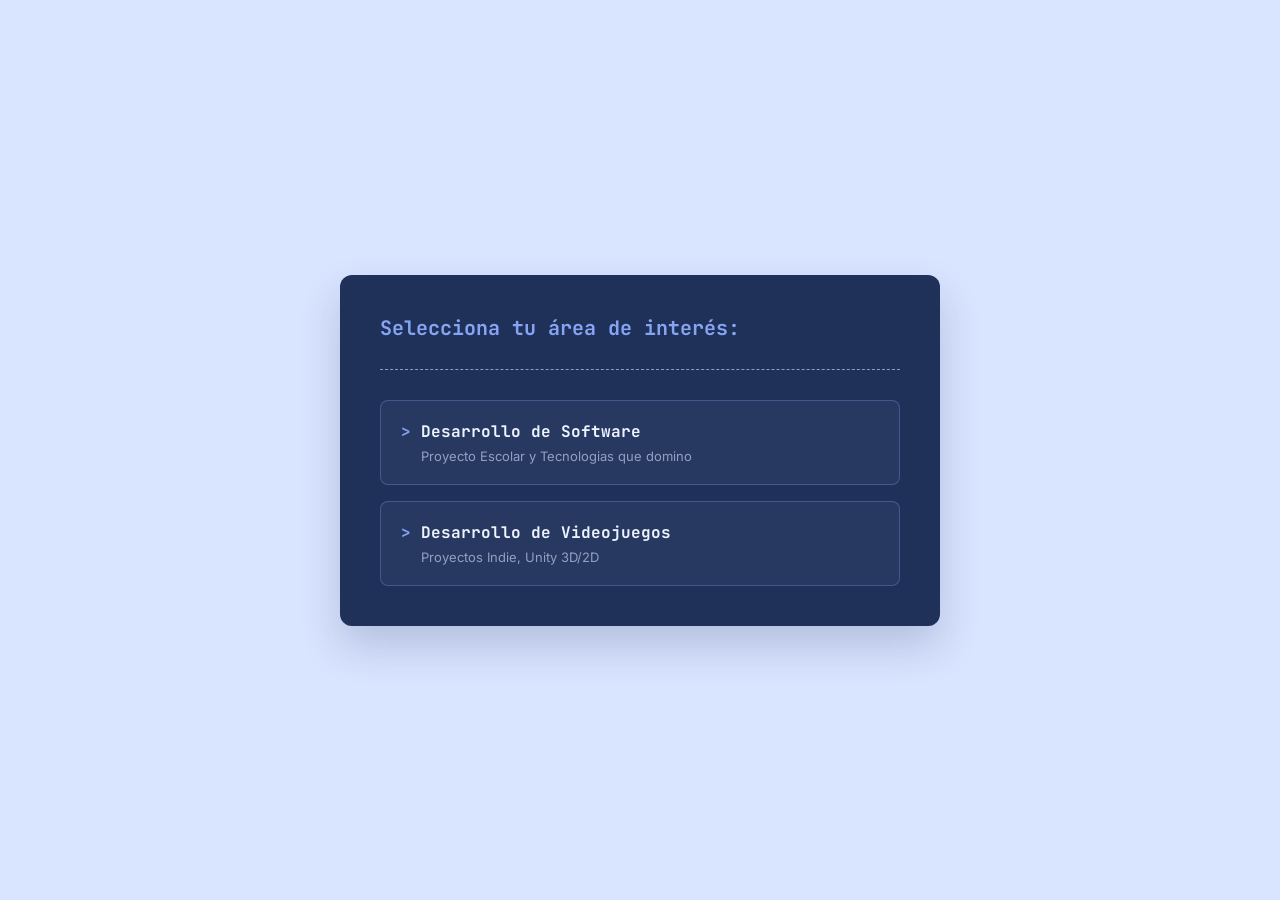
<file: index.html>
<!DOCTYPE html>
<html lang="es">
<head>
<meta charset="UTF-8">
<meta name="viewport" content="width=device-width, initial-scale=1, viewport-fit=cover">
<meta name="theme-color" content="#D9E4FF">
<title>Luis Javier Salgado | Portfolio</title>
<link rel="icon" href="data:image/svg+xml,%3Csvg xmlns='http://www.w3.org/2000/svg' viewBox='0 0 100 100'%3E%3Crect width='100' height='100' rx='20' fill='%2315368C'/%3E%3Ctext x='50' y='68' font-family='monospace' font-weight='bold' font-size='56' fill='%23ffffff' text-anchor='middle'%3E%26gt;_%3C/text%3E%3C/svg%3E">
<link rel="preconnect" href="https://fonts.googleapis.com">
<link rel="preconnect" href="https://fonts.gstatic.com" crossorigin>
<link href="https://fonts.googleapis.com/css2?family=JetBrains+Mono:wght@400;700&family=Inter:wght@400;500&display=swap" rel="stylesheet">
<link rel="stylesheet" href="css/hub.css">
</head>
<body>

  <main class="hub-container">
    <div class="header">
      <h1><span class="prompt">Selecciona tu área de interés:</span></h1>
    </div>

    <div class="options">
      <!-- ENLACE A SOFTWARE -->
      <a href="software.html" class="option-card">
        <div class="option-title">Desarrollo de Software</div>
        <div class="option-desc">Proyecto Escolar y Tecnologias que domino</div>
      </a>

      <!-- ENLACE A VIDEOJUEGOS -->
      <a href="gamedev.html" class="option-card">
        <div class="option-title">Desarrollo de Videojuegos</div>
        <div class="option-desc">Proyectos Indie, Unity 3D/2D</div>
      </a>
    </div>
  </main>

</body>
</html>
</file>
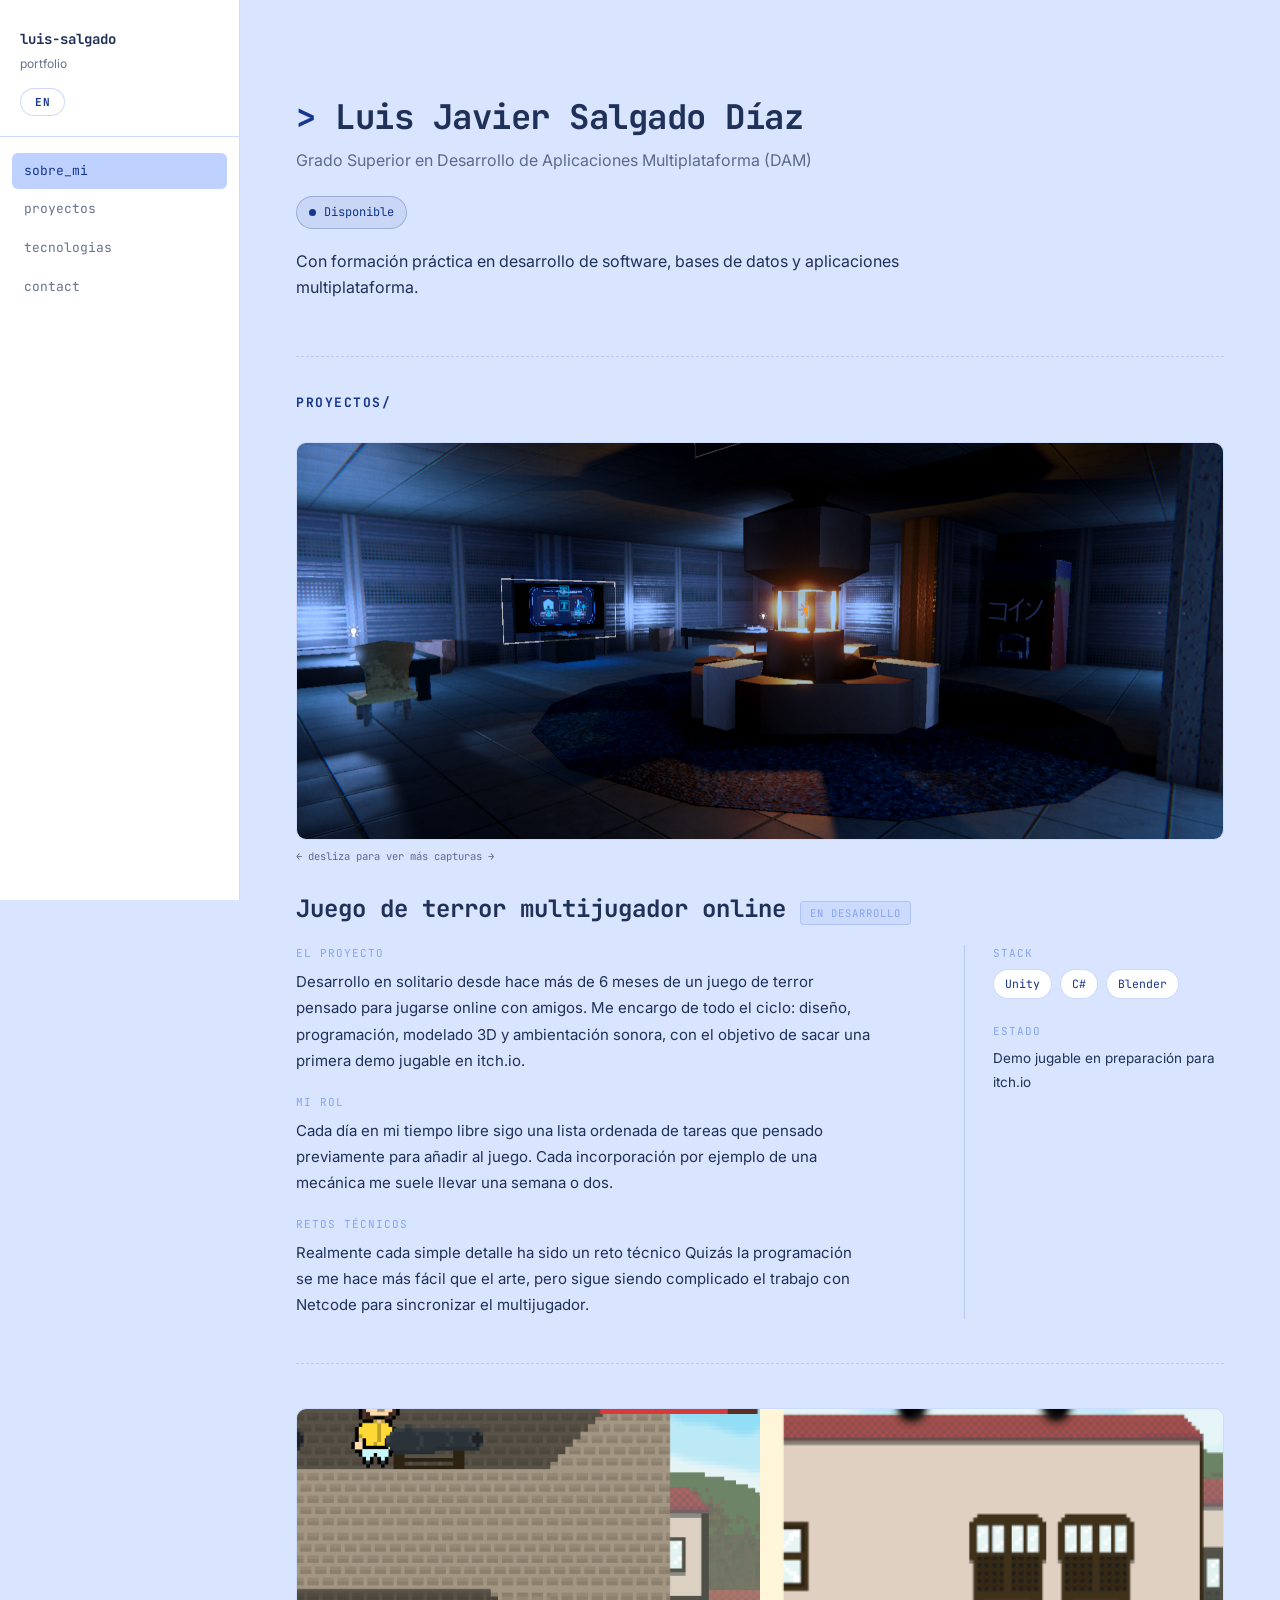
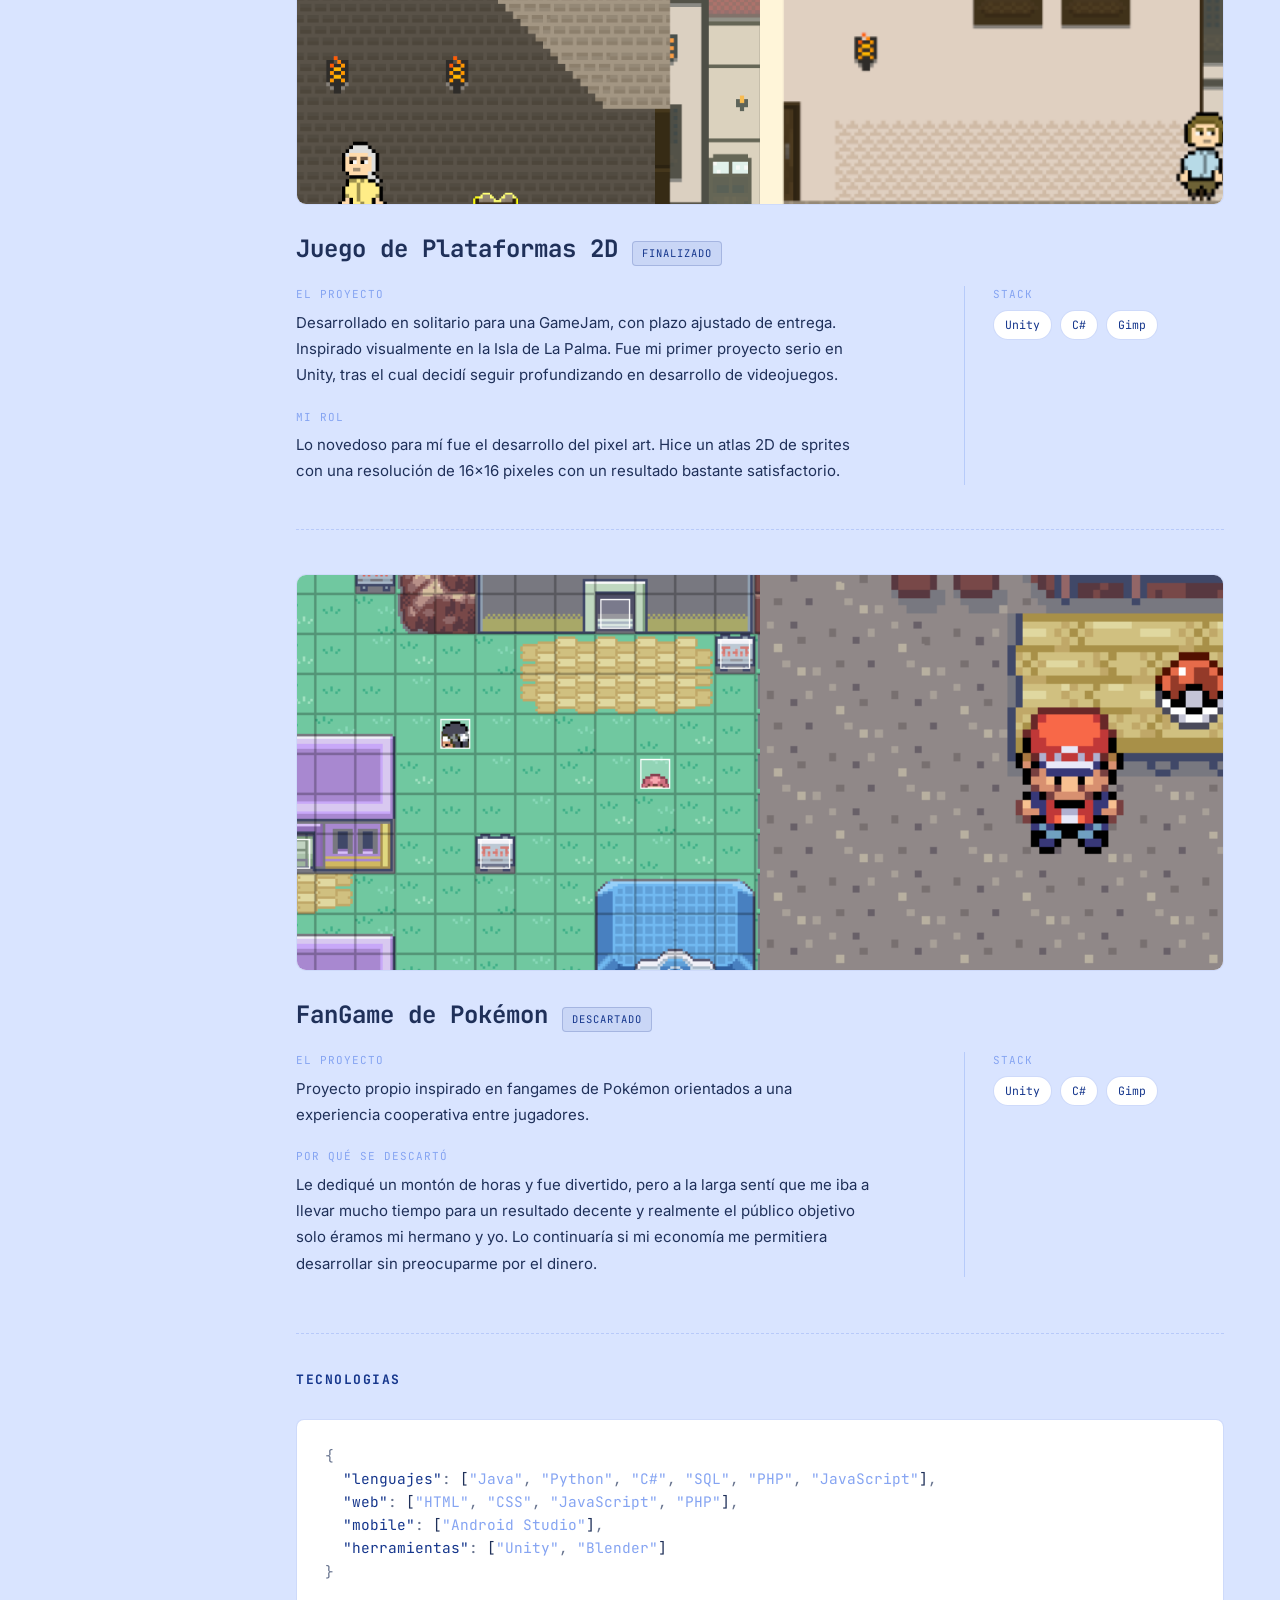
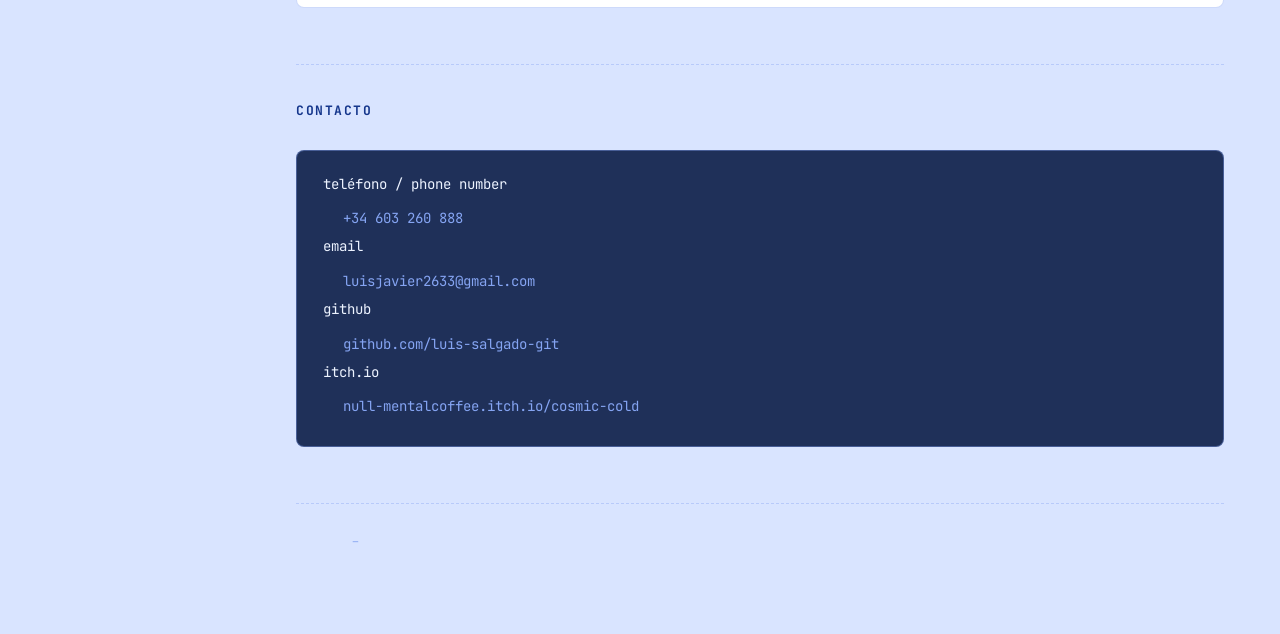
<file: gamedev.html>
<!DOCTYPE html>
<html lang="es">
<head>
<meta charset="UTF-8">
<meta name="viewport" content="width=device-width, initial-scale=1, viewport-fit=cover">
<meta name="theme-color" content="#D9E4FF">
<title>Luis Javier Salgado Díaz</title>
<link rel="icon" href="data:image/svg+xml,%3Csvg xmlns='http://www.w3.org/2000/svg' viewBox='0 0 100 100'%3E%3Crect width='100' height='100' rx='20' fill='%2315368C'/%3E%3Ctext x='50' y='68' font-family='monospace' font-weight='bold' font-size='56' fill='%23ffffff' text-anchor='middle'%3E%26gt;_%3C/text%3E%3C/svg%3E">
<link rel="preconnect" href="https://fonts.googleapis.com">
<link rel="preconnect" href="https://fonts.gstatic.com" crossorigin>
<link href="https://fonts.googleapis.com/css2?family=JetBrains+Mono:wght@400;500;700&family=Inter:wght@400;500;600;700&display=swap" rel="stylesheet">
<link rel="stylesheet" href="css/portfolio.css">
</head>
<body>

<div class="app">
  <nav class="sidebar" aria-label="Navegación principal">
    <div class="sidebar-header">
      <div class="name-role">
        <div class="name">luis-salgado</div>
        <div class="role">portfolio</div>
      </div>
      <button id="lang-toggle" class="lang-toggle" type="button" aria-label="Switch language">EN</button>
    </div>
    <ul class="file-tree">
      <li><a href="#sobre_mi" class="active"><span data-i18n="nav-about">sobre_mi</span><span class="ext"></span></a></li>
      <li><a href="#projects"><span data-i18n="nav-projects">proyectos</span></a></li>
      <li><a href="#tecnologias"><span data-i18n="nav-tech">tecnologias</span><span class="ext"></span></a></li>
      <li><a href="#contact">contact<span class="ext"></span></a></li>
    </ul>
  </nav>

  <main>
    <section id="sobre_mi">
      <div class="line-label"></div>
      <h1><span class="prompt">&gt;</span> Luis Javier Salgado Díaz</h1>
      <div class="subtitle" data-i18n="subtitle">Grado Superior en Desarrollo de Aplicaciones Multiplataforma (DAM)</div>

      <span class="status-badge"><span class="pulse"></span><span data-i18n="status">Disponible</span></span>

      <p class="sobre_mi-text" data-i18n="about-text">
        Con formación práctica en desarrollo de software, bases de datos y aplicaciones multiplataforma.
        </p>
    </section>

    <section id="projects">
      <h2 data-i18n="h2-projects">proyectos/</h2>
      <div class="project-list">

        <!-- PROYECTO 1 -->
        <div class="project-feature">
          <div class="project-media gallery">
            <img src="screenshots/Captura de pantalla 2026-08-09 040215.png" alt="Captura del juego 1" loading="lazy" decoding="async">
            <img src="screenshots/Captura de pantalla 2026-08-11 031848.png" alt="Captura del juego 2" loading="lazy" decoding="async">
            <img src="screenshots/Captura de pantalla 2026-08-12 193604.png" alt="Captura del juego 3" loading="lazy" decoding="async">
          </div>
          <span class="media-hint" data-i18n="media-hint">← desliza para ver más capturas →</span>

          <div class="project-header">
            <div class="project-title" data-i18n="p1-title">Juego de terror multijugador online</div>
            <span class="project-tag wip" data-i18n="p1-tag">En desarrollo</span>
          </div>

          <div class="project-body">
            <div class="project-fields">
              <div>
                <div class="field-label" data-i18n="p1-label-1">El proyecto</div>
                <p class="field-text" data-i18n="p1-text-1">
                  Desarrollo en solitario desde hace más de 6 meses de un juego de terror pensado para jugarse online con amigos. Me encargo de todo el ciclo: diseño, programación, modelado 3D y ambientación sonora, con el objetivo de sacar una primera demo jugable en itch.io.
                </p>
              </div>
              <div>
                <div class="field-label" data-i18n="p1-label-2">Mi rol</div>
                <p class="field-text" data-i18n="p1-text-2">
                  Cada día en mi tiempo libre sigo una lista ordenada de tareas que pensado previamente para añadir al juego. Cada incorporación por ejemplo de una mecánica me suele llevar una semana o dos. 
                </p>
              </div>
              <div>
                <div class="field-label" data-i18n="p1-label-3">Retos técnicos</div>
                <p class="field-text" data-i18n="p1-text-3">
                  Realmente cada simple detalle ha sido un reto técnico Quizás la programación se me hace más fácil que el arte, pero sigue siendo complicado el trabajo con Netcode para sincronizar el multijugador.
                </p>
              </div>
            </div>
            <div class="project-meta">
              <div class="meta-block">
                <div class="field-label">Stack</div>
                <div class="project-stack">
                  <span class="stack-chip">Unity</span>
                  <span class="stack-chip">C#</span>
                  <span class="stack-chip">Blender</span>
                </div>
              </div>
              <div class="meta-block">
                <div class="field-label" data-i18n="p1-label-4">Estado</div>
                <p class="field-text field-text--small" data-i18n="p1-text-4">Demo jugable en preparación para itch.io</p>
              </div>
            </div>
          </div>
        </div>

        <!-- PROYECTO 2 -->
        <div class="project-feature">
          <div class="project-media gallery">
            <img src="screenshots/Captura de pantalla 2025-12-23 142619.png" alt="Captura del juego de plataformas" loading="lazy" decoding="async">
            <img src="screenshots/captura2D.png" alt="Captura del juego de plataformas 2" loading="lazy" decoding="async">
          </div>

          <div class="project-header">
            <div class="project-title" data-i18n="p2-title">Juego de Plataformas 2D</div>
            <span class="project-tag" data-i18n="p2-tag">Finalizado</span>
          </div>

          <div class="project-body">
            <div class="project-fields">
              <div>
                <div class="field-label" data-i18n="p2-label-1">El proyecto</div>
                <p class="field-text" data-i18n="p2-text-1">
                  Desarrollado en solitario para una GameJam, con plazo ajustado de entrega. Inspirado visualmente en la Isla de La Palma. Fue mi primer proyecto serio en Unity, tras el cual decidí seguir profundizando en desarrollo de videojuegos.
                </p>
              </div>
              <div>
                <div class="field-label" data-i18n="p2-label-2">Mi rol</div>
                <p class="field-text" data-i18n="p2-text-2">
                  Lo novedoso para mí fue el desarrollo del pixel art. Hice un atlas 2D de sprites con una resolución de 16x16 pixeles con un resultado bastante satisfactorio. 
                </p>
              </div>
            </div>
            <div class="project-meta">
              <div class="meta-block">
                <div class="field-label">Stack</div>
                <div class="project-stack">
                  <span class="stack-chip">Unity</span>
                  <span class="stack-chip">C#</span>
                  <span class="stack-chip">Gimp</span>
                </div>
              </div>
            </div>
          </div>
        </div>

        <!-- PROYECTO 3 -->
        <div class="project-feature">
          <div class="project-media gallery">
            <img src="screenshots/Captura de pantalla 2026-08-14 115714.png" alt="Captura del fangame de Pokemon" loading="lazy" decoding="async">
            <img src="screenshots/capturaPokemon.png" alt="Captura del fangame de Pokemon" loading="lazy" decoding="async">
          </div>

          <div class="project-header">
            <div class="project-title" data-i18n="p3-title">FanGame de Pokémon</div>
            <span class="project-tag" data-i18n="p3-tag">Descartado</span>
          </div>

          <div class="project-body">
            <div class="project-fields">
              <div>
                <div class="field-label" data-i18n="p3-label-1">El proyecto</div>
                <p class="field-text" data-i18n="p3-text-1">
                  Proyecto propio inspirado en fangames de Pokémon orientados a una experiencia cooperativa entre jugadores.
                </p>
              </div>
              <div>
                <div class="field-label" data-i18n="p3-label-2">Por qué se descartó</div>
                <p class="field-text" data-i18n="p3-text-2">
                  Le dediqué un montón de horas y fue divertido, pero a la larga sentí que me iba a llevar mucho tiempo para un resultado decente y realmente el público objetivo solo éramos mi hermano y yo. Lo continuaría si mi economía me permitiera desarrollar sin preocuparme por el dinero.
                </p>
                </div>
            </div>
            <div class="project-meta">
              <div class="meta-block">
                <div class="field-label">Stack</div>
                <div class="project-stack">
                  <span class="stack-chip">Unity</span>
                  <span class="stack-chip">C#</span>
                  <span class="stack-chip">Gimp</span>
                </div>
              </div>
            </div>
          </div>
        </div>

      </div>
    </section>

    <section id="tecnologias">
      <h2 data-i18n="h2-tech">tecnologias</h2>
      <div class="json-block">
<div class="json-line"><span class="p">{</span></div>
<div class="json-line">  <span class="k" data-i18n="json-lang">"lenguajes"</span><span class="p">:</span> <span class="b">[</span><span class="s">"Java"</span><span class="p">,</span> <span class="s">"Python"</span><span class="p">,</span> <span class="s">"C#"</span><span class="p">,</span> <span class="s">"SQL"</span><span class="p">,</span> <span class="s">"PHP"</span><span class="p">,</span> <span class="s">"JavaScript"</span><span class="b">]</span><span class="p">,</span></div>
<div class="json-line">  <span class="k">"web"</span><span class="p">:</span> <span class="b">[</span><span class="s">"HTML"</span><span class="p">,</span> <span class="s">"CSS"</span><span class="p">,</span> <span class="s">"JavaScript"</span><span class="p">,</span> <span class="s">"PHP"</span><span class="b">]</span><span class="p">,</span></div>
<div class="json-line">  <span class="k">"mobile"</span><span class="p">:</span> <span class="b">[</span><span class="s">"Android Studio"</span><span class="b">]</span><span class="p">,</span></div>
<div class="json-line">  <span class="k" data-i18n="json-tools">"herramientas"</span><span class="p">:</span> <span class="b">[</span><span class="s">"Unity"</span><span class="p">,</span> <span class="s">"Blender"</span><span class="b">]</span></div>
<div class="json-line"><span class="p">}</span></div>
      </div>
    </section>

    <section id="contact">
      <h2 data-i18n="h2-contact">Contacto</h2>
      <div class="terminal">
        
        <div class="row">

          <span class="cmd">teléfono / phone number</span>
        </div>
        <div class="out">
            <a href="tel:+34603260888">+34 603 260 888</a>
        </div>
        
        <div class="row">

          <span class="cmd">email</span>
        </div>
        <div class="out"><a href="mailto:luisjavier2633@gmail.com">luisjavier2633@gmail.com</a></div>

        <div class="row">

          <span class="cmd">github</span>
        </div>
        <div class="out"><a href="https://github.com/luis-salgado-git" target="_blank" rel="noopener">github.com/luis-salgado-git</a></div>

        <div class="row">

          <span class="cmd">itch.io</span>
        </div>
        <div class="out"><a href="https://null-mentalcoffee.itch.io/cosmic-cold" target="_blank" rel="noopener">null-mentalcoffee.itch.io/cosmic-cold</a></div>
        
      </div>
    </section>

    <footer>
      _
    </footer>
  </main>
</div>

<script src="js/translations/gamedev.js" defer></script>
<script src="js/i18n.js" defer></script>
<script src="js/nav.js" defer></script>

</body>
</html>
</file>
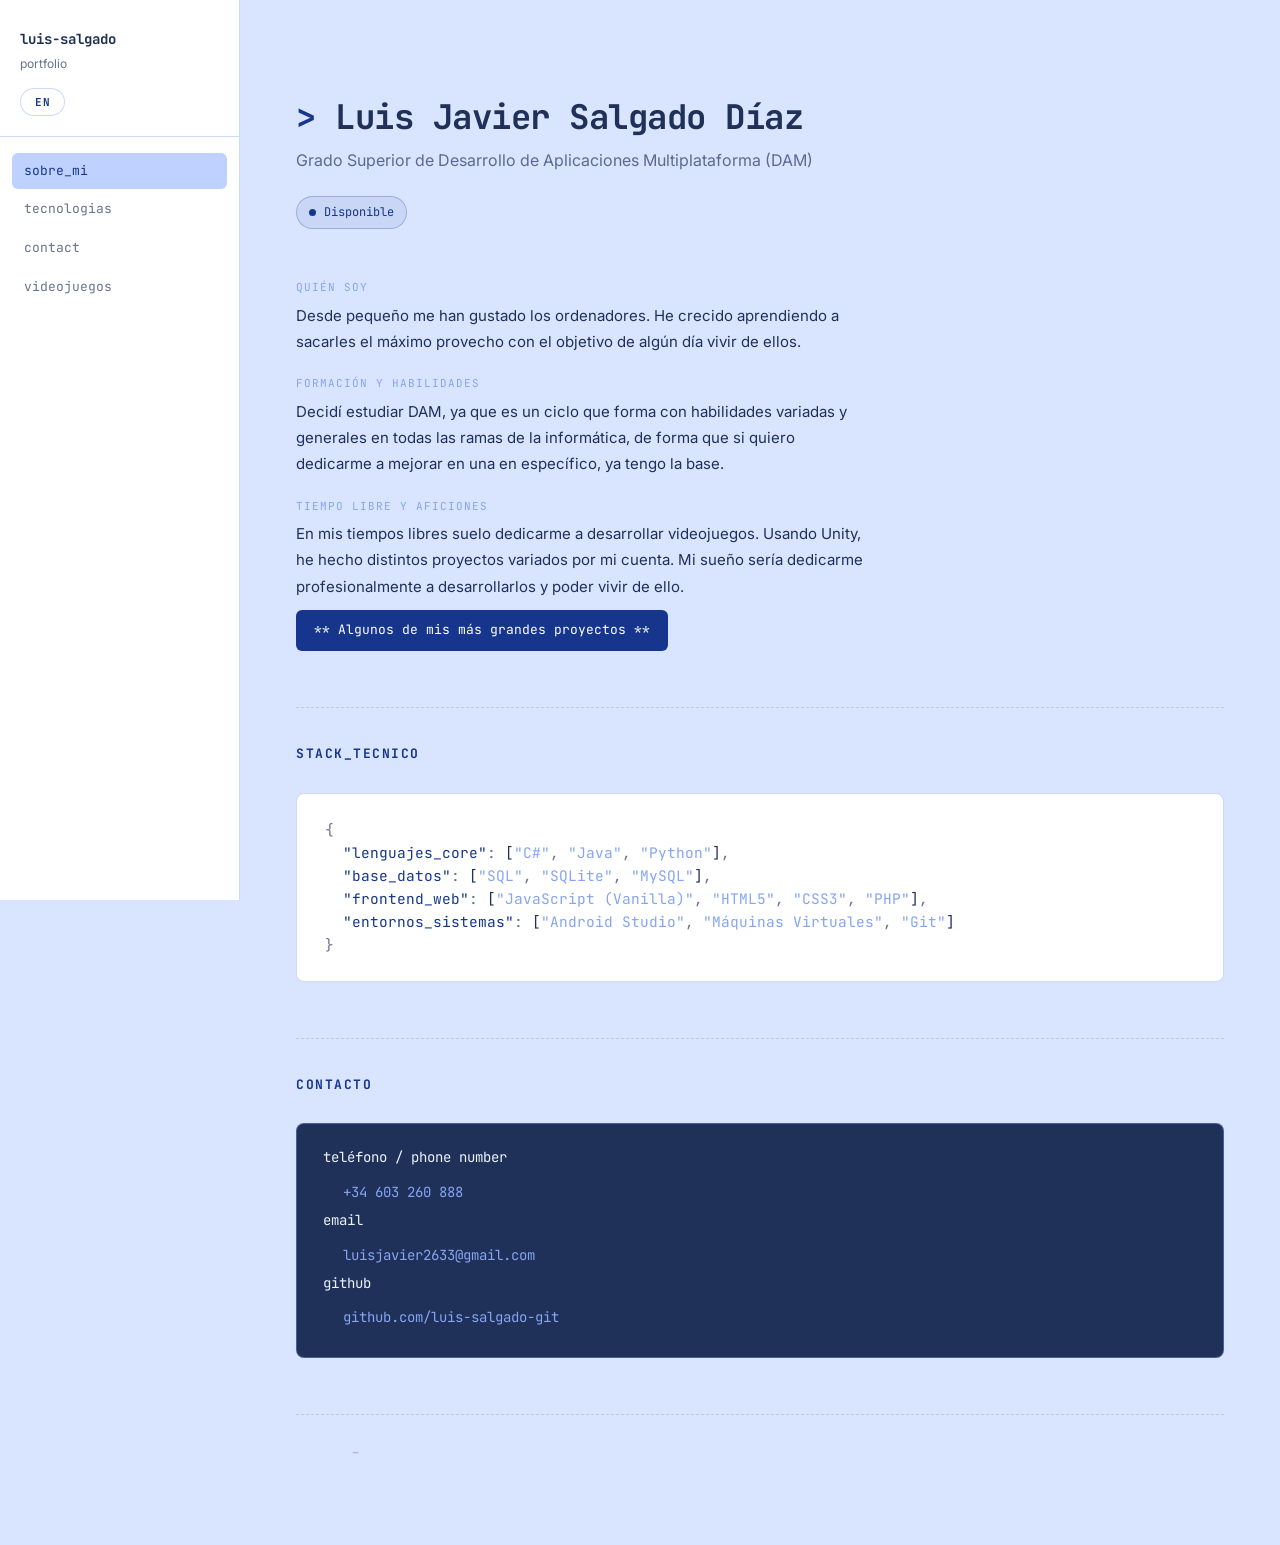
<file: software.html>
<!DOCTYPE html>
<html lang="es">
<head>
<meta charset="UTF-8">
<meta name="viewport" content="width=device-width, initial-scale=1, viewport-fit=cover">
<meta name="theme-color" content="#D9E4FF">
<title>Luis Javier Salgado Diaz</title>
<link rel="icon" href="data:image/svg+xml,%3Csvg xmlns='http://www.w3.org/2000/svg' viewBox='0 0 100 100'%3E%3Crect width='100' height='100' rx='20' fill='%2315368C'/%3E%3Ctext x='50' y='68' font-family='monospace' font-weight='bold' font-size='56' fill='%23ffffff' text-anchor='middle'%3E%26gt;_%3C/text%3E%3C/svg%3E">
<link rel="preconnect" href="https://fonts.googleapis.com">
<link rel="preconnect" href="https://fonts.gstatic.com" crossorigin>
<link href="https://fonts.googleapis.com/css2?family=JetBrains+Mono:wght@400;500;700&family=Inter:wght@400;500;600;700&display=swap" rel="stylesheet">
<link rel="stylesheet" href="css/portfolio.css">
</head>
<body>

<div class="app">
  <nav class="sidebar" aria-label="Navegación principal">
    <div class="sidebar-header">
      <div class="name-role">
        <div class="name">luis-salgado</div>
        <div class="role">portfolio</div>
      </div>
      <button id="lang-toggle" class="lang-toggle" type="button" aria-label="Switch language">EN</button>
    </div>
    <ul class="file-tree">
      <li><a href="#sobre_mi" class="active"><span data-i18n="nav-about">sobre_mi</span><span class="ext"></span></a></li>
      <li><a href="#tecnologias"><span data-i18n="nav-tech">tecnologias</span><span class="ext"></span></a></li>
      <li><a href="#contact">contact<span class="ext"></span></a></li>
      <li><a href="gamedev.html"><span data-i18n="nav-games">videojuegos</span><span class="ext"></span></a></li>
    </ul>
  </nav>

  <main>
    <section id="sobre_mi">
      <div class="line-label"></div>
      <h1><span class="prompt">&gt;</span> Luis Javier Salgado Díaz</h1>
      <div class="subtitle" data-i18n="subtitle">Grado Superior de Desarrollo de Aplicaciones Multiplataforma (DAM)</div>

      <span class="status-badge status-badge--spaced"><span class="pulse"></span><span data-i18n="status">Disponible</span></span>

      <div class="project-body project-body--single"> 
        <div class="project-fields">
          
          <div>
            <div class="field-label" data-i18n="label-who">Quién soy</div>
            <p class="field-text" data-i18n="text-who">
              Desde pequeño me han gustado los ordenadores. He crecido aprendiendo a sacarles el máximo provecho con el objetivo de algún día vivir de ellos.
            </p>
          </div>

          <div>
            <div class="field-label" data-i18n="label-edu">Formación y Habilidades</div>
            <p class="field-text" data-i18n="text-edu">
              Decidí estudiar DAM, ya que es un ciclo que forma con habilidades variadas y generales en todas las ramas de la informática, de forma que si quiero dedicarme a mejorar en una en específico, ya tengo la base.
            </p>
          </div>

          <div>
            <div class="field-label" data-i18n="label-hobby">Tiempo libre y Aficiones</div>
            <p class="field-text" data-i18n="text-hobby">
               En mis tiempos libres suelo dedicarme a desarrollar videojuegos. Usando Unity, he hecho distintos proyectos variados por mi cuenta. Mi sueño sería dedicarme profesionalmente a desarrollarlos y poder vivir de ello.
            </p>
            <a href="gamedev.html" class="btn-demo" data-i18n="btn-games"> ** Algunos de mis más grandes proyectos **</a>
          </div>

        </div>
      </div>
    </section>

    <section id="tecnologias">
      <h2 data-i18n="h2-tech">stack_tecnico</h2>
      <div class="json-block">
<div class="json-line"><span class="p">{</span></div>
<div class="json-line">  <span class="k" data-i18n="json-lang">"lenguajes_core"</span><span class="p">:</span> <span class="b">[</span><span class="s">"C#"</span><span class="p">,</span> <span class="s">"Java"</span><span class="p">,</span> <span class="s">"Python"</span><span class="b">]</span><span class="p">,</span></div>
<div class="json-line">  <span class="k">"base_datos"</span><span class="p">:</span> <span class="b">[</span><span class="s">"SQL"</span><span class="p">,</span> <span class="s">"SQLite"</span><span class="p">,</span> <span class="s">"MySQL"</span><span class="b">]</span><span class="p">,</span></div>
<div class="json-line">  <span class="k">"frontend_web"</span><span class="p">:</span> <span class="b">[</span><span class="s">"JavaScript (Vanilla)"</span><span class="p">,</span> <span class="s">"HTML5"</span><span class="p">,</span> <span class="s">"CSS3"</span><span class="p">,</span> <span class="s">"PHP"</span><span class="b">]</span><span class="p">,</span></div>
<div class="json-line">  <span class="k">"entornos_sistemas"</span><span class="p">:</span> <span class="b">[</span><span class="s">"Android Studio"</span><span class="p">,</span> <span class="s">"Máquinas Virtuales"</span><span class="p">,</span> <span class="s">"Git"</span><span class="b">]</span></div>
<div class="json-line"><span class="p">}</span></div>
      </div>
    </section>

    <section id="contact">
      <h2 data-i18n="h2-contact">Contacto</h2>
      <div class="terminal">
        
        <div class="row">
          <span class="cmd">teléfono / phone number</span>
        </div>
        <div class="out">
            <a href="tel:+34603260888">+34 603 260 888</a>
        </div>
        
        <div class="row">
          <span class="cmd">email</span>
        </div>
        <div class="out"><a href="mailto:luisjavier2633@gmail.com">luisjavier2633@gmail.com</a></div>

        <div class="row">
          <span class="cmd">github</span>
        </div>
        <div class="out"><a href="https://github.com/luis-salgado-git" target="_blank" rel="noopener">github.com/luis-salgado-git</a></div>
        
      </div>
    </section>

    <footer>
      _
    </footer>
  </main>
</div>

<script src="js/translations/software.js" defer></script>
<script src="js/i18n.js" defer></script>
<script src="js/nav.js" defer></script>

</body>
</html>
</file>
<file: css/hub.css>
:root {
  --bg: #D9E4FF;
  --terminal-bg: #1F3059;
  --accent: #15368C;
  --accent-2: #85A4F2;
  --text: #EDF3FF;
  --muted: rgba(217, 228, 255, 0.6);
}

*, *::before, *::after { box-sizing: border-box; margin: 0; padding: 0; }

html { -webkit-text-size-adjust: 100%; text-size-adjust: 100%; }

body {
  background: var(--bg);
  font-family: 'JetBrains Mono', monospace;
  min-height: 100vh;
  min-height: 100dvh;           
  display: flex;
  align-items: center;
  justify-content: center;

  padding:
    max(20px, env(safe-area-inset-top))
    max(20px, env(safe-area-inset-right))
    max(20px, env(safe-area-inset-bottom))
    max(20px, env(safe-area-inset-left));
}

.hub-container {
  background: var(--terminal-bg);
  border-radius: 12px;
  padding: 40px;
  width: 100%;
  max-width: 600px;
  box-shadow: 0 20px 40px rgba(31, 48, 89, 0.2);
  color: var(--text);
}

.header {
  margin-bottom: 30px;
  border-bottom: 1px dashed var(--muted);
  padding-bottom: 20px;
}

h1 {
  font-size: 20px;
  margin-bottom: 8px;
  color: #ffffff;
  text-wrap: balance;
}
.prompt { color: var(--accent-2); }

.options {
  display: flex;
  flex-direction: column;
  gap: 16px;
  margin-top: 20px;
}

.option-card {
  display: block;
  text-decoration: none;
  background: rgba(217, 228, 255, 0.05);
  border: 1px solid rgba(133, 164, 242, 0.3);
  padding: 20px;
  border-radius: 8px;
  color: var(--text);
  transition: background .2s ease, border-color .2s ease, transform .2s ease;
  cursor: pointer;
  -webkit-tap-highlight-color: transparent;
}


@media (hover: hover) {
  .option-card:hover {
    background: rgba(133, 164, 242, 0.15);
    border-color: var(--accent-2);
    transform: translateY(-2px);
  }
}

.option-card:active {
  background: rgba(133, 164, 242, 0.2);
  border-color: var(--accent-2);
}
.option-card:focus-visible {
  outline: 2px solid var(--accent-2);
  outline-offset: 3px;
}

.option-title {
  font-size: 16px;
  font-weight: 700;
  margin-bottom: 6px;
  display: flex;
  align-items: baseline;
  gap: 10px;
}
.option-title::before {
  content: '>';
  color: var(--accent-2);
}

.option-desc {
  font-size: 13px;
  color: var(--muted);
  font-family: 'Inter', sans-serif;
  padding-left: 20px;
}

@media (max-width: 500px) {
  .hub-container { padding: 24px 20px; }
  h1 { font-size: 18px; }
  .header { margin-bottom: 20px; padding-bottom: 16px; }
  .option-card { padding: 18px 16px; }
}

@media (prefers-reduced-motion: reduce) {
  .option-card { transition: none; }
}
</file>
<file: css/portfolio.css>
:root {
  --bg: #D9E4FF;
  --panel: #ffffff;
  --panel-2: #BFD1FF;
  --border: rgba(133, 164, 242, 0.4);
  --text: #1F3059;
  --muted: rgba(31, 48, 89, 0.68);
  --accent: #15368C;
  --accent-2: #85A4F2;
  --line: #85A4F2;
  --terminal-bg: #1F3059;


  --sticky-offset: 0px;
}

*, *::before, *::after { box-sizing: border-box; margin: 0; padding: 0; }

html {
  scroll-behavior: smooth;
  -webkit-text-size-adjust: 100%;
  text-size-adjust: 100%;
}

body {
  background: var(--bg);
  color: var(--text);
  font-family: 'Inter', sans-serif;
  min-height: 100vh;
  min-height: 100dvh;
  line-height: 1.6;
}

img { max-width: 100%; display: block; }


.app {
  display: grid;
  grid-template-columns: 240px minmax(0, 1fr); 
  min-height: 100vh;
}

.sidebar {
  background: var(--panel);
  border-right: 1px solid var(--border);
  padding: 28px 0;
  position: sticky;
  top: 0;
  height: 100vh;
  height: 100dvh;
  z-index: 100;
  overflow-y: auto;
}

.sidebar-header {
  padding: 0 20px 20px 20px;
  border-bottom: 1px solid var(--border);
  margin-bottom: 16px;
}
.sidebar-header .name {
  font-family: 'JetBrains Mono', monospace;
  font-size: 14px;
  font-weight: 700;
  color: var(--text);
}
.sidebar-header .role {
  font-size: 12px;
  color: var(--muted);
  margin-top: 4px;
}

.lang-toggle {
  margin-top: 14px;
  font-family: 'JetBrains Mono', monospace;
  font-size: 11px;
  font-weight: 700;
  letter-spacing: 0.5px;
  color: var(--accent);
  background: var(--panel);
  border: 1px solid var(--border);
  padding: 6px 14px;
  border-radius: 20px;
  cursor: pointer;
  transition: background .15s, transform .1s;
  -webkit-tap-highlight-color: transparent;
  touch-action: manipulation;     
}
.lang-toggle:active { transform: scale(0.96); background: var(--panel-2); }

.file-tree {
  list-style: none;
  padding: 0 12px;
}
.file-tree li { margin-bottom: 2px; }
.file-tree a {
  display: flex;
  align-items: center;
  gap: 8px;
  padding: 8px 12px;
  color: var(--muted);
  text-decoration: none;
  font-family: 'JetBrains Mono', monospace;
  font-size: 13px;
  border-radius: 6px;
  transition: background .15s, color .15s;
  white-space: nowrap;
  -webkit-tap-highlight-color: transparent;
}
.file-tree a.active { background: var(--panel-2); color: var(--accent); }
.file-tree .ext { color: var(--accent-2); opacity: .9; }

main {
  padding: 48px 56px;
  max-width: 1040px;
  min-width: 0;
}


section {
  padding: 36px 0 56px 0;
  border-bottom: 1px dashed var(--border);
  scroll-margin-top: var(--sticky-offset);
}
section:last-child { border-bottom: none; }

.line-label {
  font-family: 'JetBrains Mono', monospace;
  font-size: 12px;
  color: var(--line);
  user-select: none;
}

h1 {
  font-family: 'JetBrains Mono', monospace;
  font-size: 34px;
  font-weight: 700;
  letter-spacing: -0.5px;
  margin: 6px 0 4px 0;
  text-wrap: balance;
}
h1 .prompt { color: var(--accent); }

.subtitle {
  font-size: 16px;
  color: var(--muted);
  margin-bottom: 22px;
}

.status-badge {
  display: inline-flex;
  align-items: center;
  gap: 8px;
  font-family: 'JetBrains Mono', monospace;
  font-size: 12px;
  color: var(--accent);
  background: rgba(21, 54, 140, 0.08);
  border: 1px solid rgba(21, 54, 140, 0.25);
  padding: 6px 12px;
  border-radius: 20px;
}
.status-badge--spaced { margin-bottom: 30px; }
.status-badge .pulse {
  width: 7px; height: 7px; border-radius: 50%;
  background: var(--accent);
  box-shadow: 0 0 0 0 rgba(21, 54, 140, 0.6);
  animation: pulse 2s infinite;
}
@keyframes pulse {
  0%   { box-shadow: 0 0 0 0 rgba(21, 54, 140, 0.5); }
  70%  { box-shadow: 0 0 0 8px rgba(21, 54, 140, 0); }
  100% { box-shadow: 0 0 0 0 rgba(21, 54, 140, 0); }
}

.sobre_mi-text {
  font-size: 16px;
  color: var(--text);
  max-width: 640px;
  margin-top: 20px;
}

h2 {
  font-family: 'JetBrains Mono', monospace;
  font-size: 13px;
  text-transform: uppercase;
  letter-spacing: 1.5px;
  color: var(--accent);
  margin-bottom: 28px;
}

.json-block {
  font-family: 'JetBrains Mono', monospace;
  font-size: 14.5px;
  background: var(--panel);
  border: 1px solid var(--border);
  border-radius: 8px;
  padding: 24px 28px;
  overflow-x: auto;
  -webkit-overflow-scrolling: touch;
}
.json-block .k { color: var(--accent); }
.json-block .s { color: var(--accent-2); }
.json-block .p { color: var(--muted); }
.json-block .b { color: var(--text); }
.json-line { white-space: pre; }

.project-list { display: flex; flex-direction: column; }
.project-feature {
  padding: 44px 0;
  border-bottom: 1px dashed var(--border);
}
.project-feature:first-child { padding-top: 0; }
.project-feature:last-child  { border-bottom: none; padding-bottom: 0; }

.project-media {
  aspect-ratio: 21 / 9;
  background: var(--panel);
  border: 1px solid var(--border);
  border-radius: 10px;
  overflow: hidden;
  display: flex;
  align-items: center;
  justify-content: center;
}
.project-media img { width: 100%; height: 100%; object-fit: cover; }

.project-media.gallery {
  overflow-x: auto;
  overflow-y: hidden;
  scroll-snap-type: x mandatory;
  -webkit-overflow-scrolling: touch;
  overscroll-behavior-x: contain;
  scrollbar-width: thin;
  scrollbar-color: var(--accent-2) transparent;
}
.project-media.gallery img {
  flex: 0 0 100%;
  scroll-snap-align: start;
}
.project-media.gallery::-webkit-scrollbar { height: 6px; }
.project-media.gallery::-webkit-scrollbar-thumb { background: var(--accent-2); border-radius: 4px; }

.media-hint {
  display: block;
  font-family: 'JetBrains Mono', monospace;
  font-size: 10.5px;
  color: var(--muted);
  margin-top: 8px;
}

.project-header {
  display: flex;
  align-items: baseline;
  gap: 14px;
  margin-top: 28px;
  flex-wrap: wrap;
}
.project-title {
  font-family: 'JetBrains Mono', monospace;
  font-size: 24px;
  font-weight: 700;
  line-height: 1.3;
  text-wrap: balance;
}
.project-tag {
  display: inline-block;
  font-family: 'JetBrains Mono', monospace;
  font-size: 10.5px;
  text-transform: uppercase;
  letter-spacing: 1px;
  color: var(--accent);
  background: rgba(21, 54, 140, 0.08);
  border: 1px solid rgba(21, 54, 140, 0.2);
  padding: 3px 9px;
  border-radius: 4px;
}
.project-tag.wip {
  color: var(--accent-2);
  background: rgba(133, 164, 242, 0.15);
  border-color: rgba(133, 164, 242, 0.4);
}

.project-body {
  display: grid;
  grid-template-columns: minmax(0, 1fr) 260px;
  gap: 44px;
  margin-top: 20px;
}
.project-body--single { grid-template-columns: minmax(0, 1fr); }

.project-fields { display: flex; flex-direction: column; gap: 20px; }

.field-label {
  font-family: 'JetBrains Mono', monospace;
  font-size: 11px;
  text-transform: uppercase;
  letter-spacing: 1px;
  color: var(--line);
  margin-bottom: 6px;
}
.field-text {
  font-size: 15px;
  color: var(--text);
  line-height: 1.75;
  max-width: 64ch;
}
.field-text--small { font-size: 13.5px; }

.project-meta {
  border-left: 1px solid var(--border);
  padding-left: 28px;
}
.meta-block { margin-bottom: 24px; }
.meta-block:last-child { margin-bottom: 0; }

.project-stack { display: flex; flex-wrap: wrap; gap: 8px; }
.stack-chip {
  font-family: 'JetBrains Mono', monospace;
  font-size: 11.5px;
  color: var(--accent);
  background: var(--panel);
  border: 1px solid var(--border);
  padding: 5px 11px;
  border-radius: 20px;
}

.btn-demo {
  display: inline-block;
  margin-top: 10px;
  padding: 10px 18px;
  background-color: var(--accent);
  color: #fff;
  text-decoration: none;
  font-family: 'JetBrains Mono', monospace;
  font-size: 13px;
  border-radius: 6px;
  transition: background 0.2s;
  -webkit-tap-highlight-color: transparent;
}
.btn-demo:active { background-color: #0f2766; }

.terminal {
  font-family: 'JetBrains Mono', monospace;
  font-size: 14px;
  background: var(--terminal-bg);
  border: 1px solid var(--border);
  border-radius: 8px;
  padding: 22px 26px;
  color: #D9E4FF;
  overflow-x: auto;
}
.terminal .row { margin-bottom: 10px; display: flex; gap: 10px; flex-wrap: wrap; }
.terminal .cmd { color: #EDF3FF; }
.terminal a {
  color: #85A4F2;
  text-decoration: none;
  overflow-wrap: anywhere;      
  display: inline-block;
  padding: 2px 0;
}
.terminal .out { color: rgba(217, 228, 255, 0.75); padding-left: 20px; margin-bottom: 4px; }

footer {
  padding: 24px 56px 40px 56px;
  font-family: 'JetBrains Mono', monospace;
  font-size: 11.5px;
  color: var(--line);
}


@media (hover: hover) {
  .lang-toggle:hover { background: var(--panel-2); }
  .file-tree a:hover { background: var(--panel-2); color: var(--accent); }
  .btn-demo:hover { background-color: #0f2766; }
  .terminal a:hover { text-decoration: underline; }
}


/* Tablet */
@media (max-width: 820px) {
  .project-body { grid-template-columns: minmax(0, 1fr); }
  .project-meta {
    border-left: none;
    border-top: 1px solid var(--border);
    padding-left: 0;
    padding-top: 20px;
  }
  .project-media { aspect-ratio: 16 / 10; }
}


@media (max-width: 760px) {
  .app { grid-template-columns: minmax(0, 1fr); }

  .sidebar {
    height: auto;
    padding: 12px 0;
    padding-top: max(12px, env(safe-area-inset-top));
    border-right: none;
    border-bottom: 1px solid var(--border);
    box-shadow: 0 4px 12px rgba(0, 0, 0, 0.05);
    overflow: visible;
  }

  .sidebar-header {
    display: flex;
    justify-content: space-between;
    align-items: center;
    padding: 0 max(20px, env(safe-area-inset-right)) 10px max(20px, env(safe-area-inset-left));
    margin-bottom: 6px;
  }
  .sidebar-header .name-role { display: flex; flex-direction: column; }

  .lang-toggle {
    margin-top: 0;
    min-height: 40px;           
    min-width: 48px;
    font-size: 12px;
  }


  .file-tree {
    display: flex;
    overflow-x: auto;
    padding: 0 max(16px, env(safe-area-inset-right)) 2px max(16px, env(safe-area-inset-left));
    gap: 6px;
    scrollbar-width: none;
    -webkit-overflow-scrolling: touch;
  }
  .file-tree::-webkit-scrollbar { display: none; }
  .file-tree li { margin-bottom: 0; flex-shrink: 0; }
  .file-tree a { padding: 11px 14px; font-size: 13px; }

  main { padding: 24px max(20px, env(safe-area-inset-right)) 24px max(20px, env(safe-area-inset-left)); }
  section { padding: 24px 0 40px 0; }
  h1 { font-size: 24px; }
  h2 { font-size: 12px; margin-bottom: 20px; }
  .subtitle { font-size: 14px; }
  .sobre_mi-text { font-size: 15px; }
  .status-badge--spaced { margin-bottom: 22px; }

  .project-feature { padding: 32px 0; }
  .project-header { margin-top: 20px; gap: 10px; }
  .project-title { font-size: 20px; }
  .project-body { gap: 24px; margin-top: 16px; }
  .field-text { font-size: 14.5px; line-height: 1.7; }

  .btn-demo { display: block; text-align: center; padding: 14px 18px; }

  .json-block { padding: 16px; font-size: 13px; }
  .terminal { padding: 16px; font-size: 13px; }
  .terminal .out { padding-left: 10px; }

  footer { padding: 24px max(20px, env(safe-area-inset-right)) 32px max(20px, env(safe-area-inset-left)); }
}


@media (max-width: 400px) {
  h1 { font-size: 21px; }
  .json-block { font-size: 12px; padding: 14px; }
  .terminal { font-size: 12.5px; }
  .project-title { font-size: 18px; }
  .project-media { aspect-ratio: 4 / 3; }
}


:focus-visible {
  outline: 2px solid var(--accent);
  outline-offset: 2px;
}
.terminal a:focus-visible { outline-color: var(--accent-2); }

@media (prefers-reduced-motion: reduce) {
  html { scroll-behavior: auto; }
  .status-badge .pulse { animation: none; }
  * { transition: none !important; }
}
</file>
